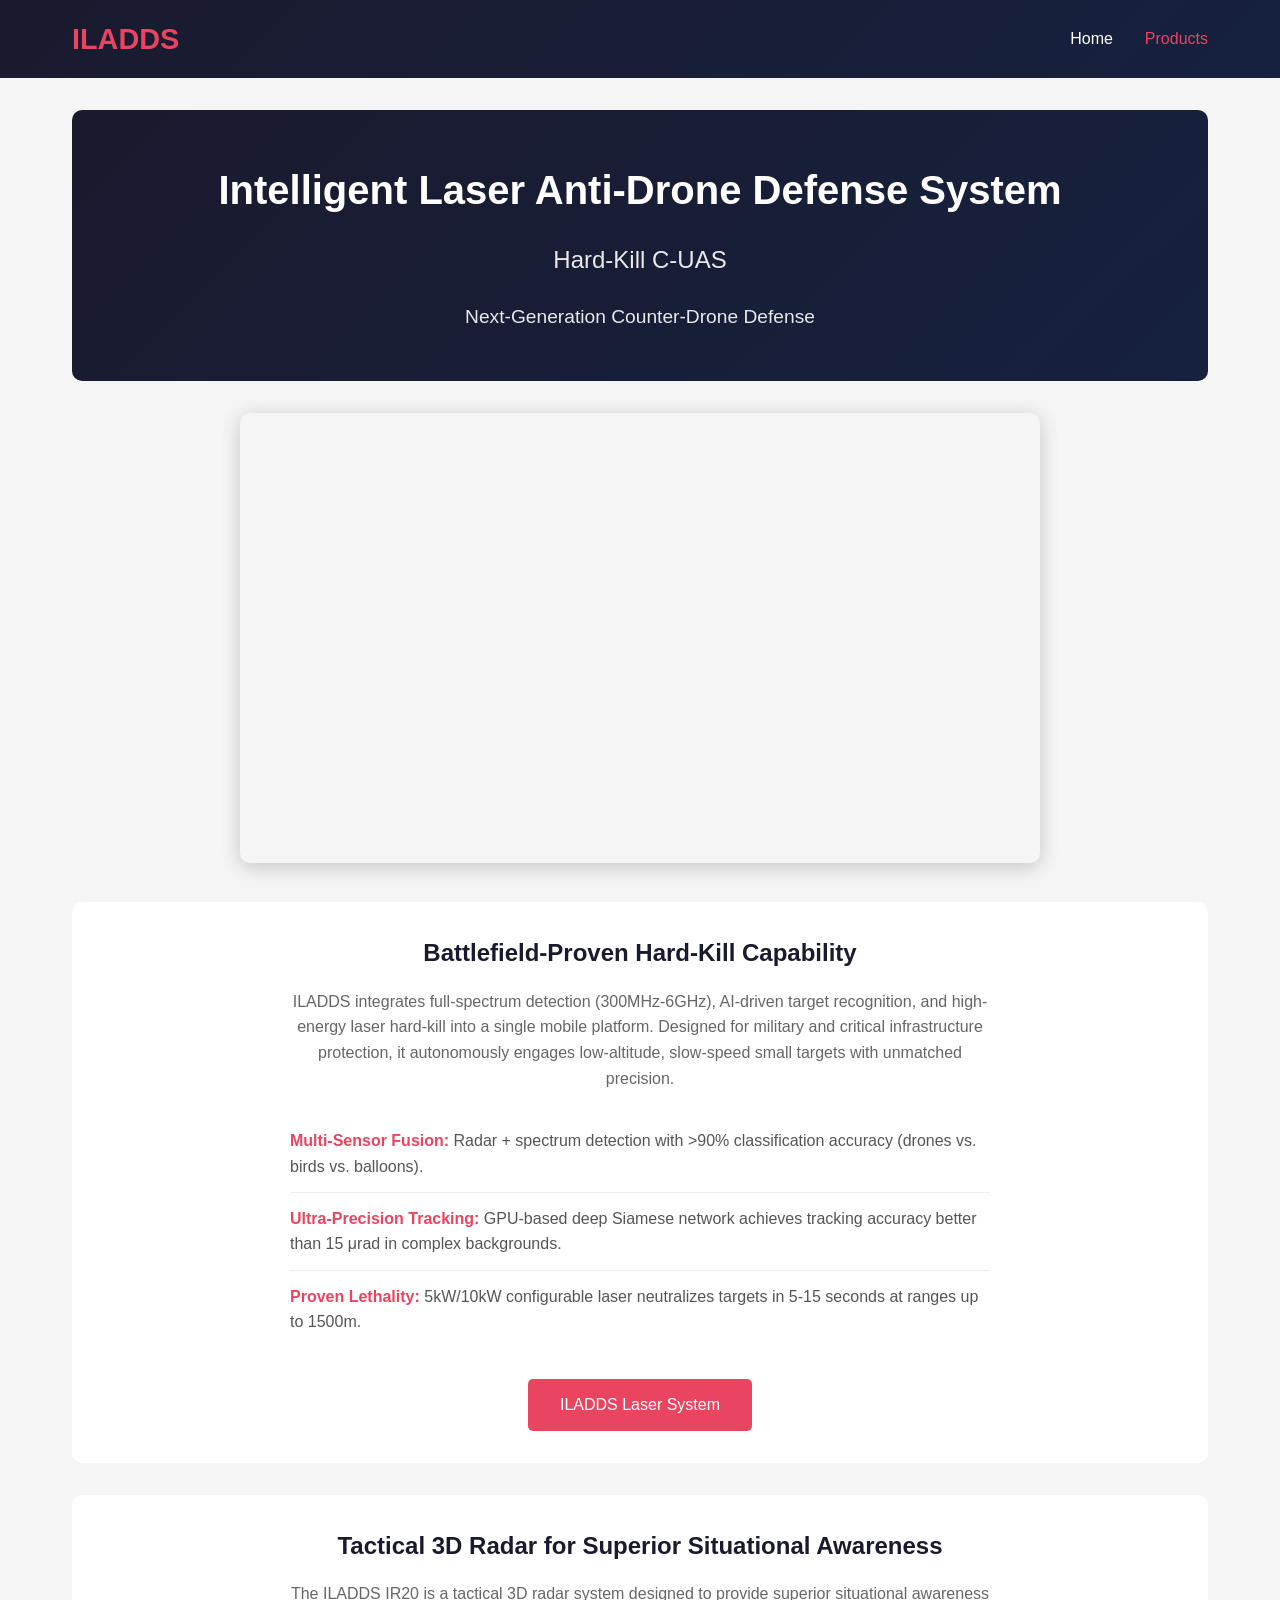
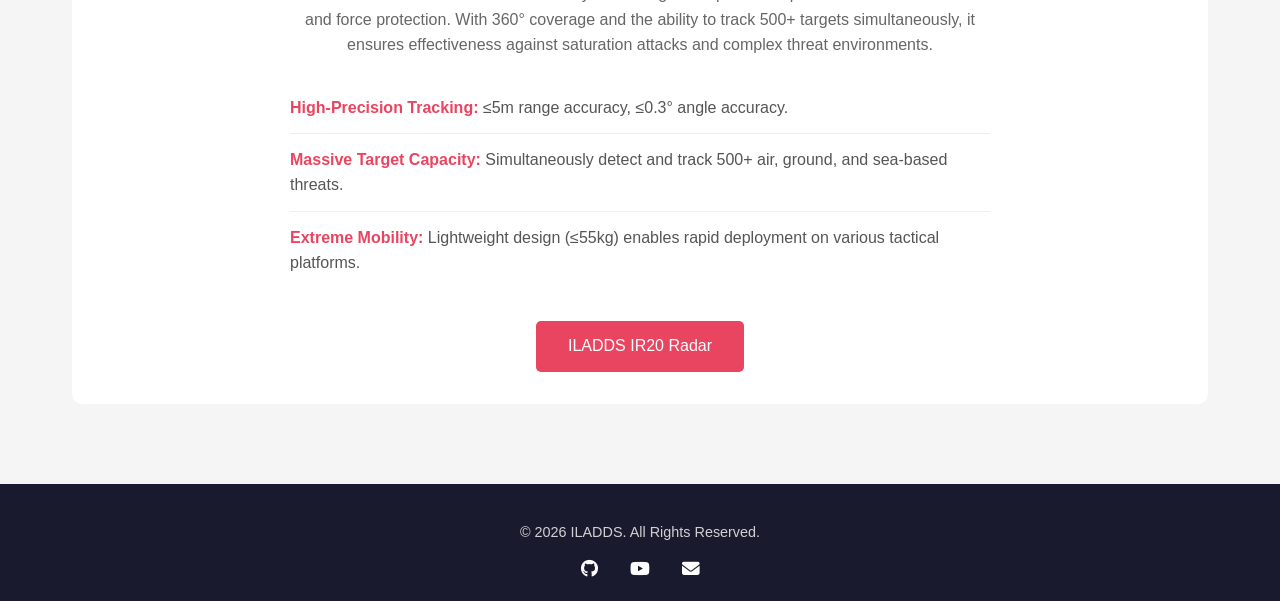
<file: index.html>
<!DOCTYPE html>
<html lang="en">
<head>
    <meta charset="UTF-8">
    <meta name="viewport" content="width=device-width, initial-scale=1.0">
    <title>ILADDS Intelligent Laser Anti-Drone Defense System | Hard-Kill C-UAS for Military & Defense</title>
    <meta name="description" content="ILADDS is a mobile, high-energy laser anti-drone system featuring >90% recognition accuracy, 15 μrad tracking precision, and 5-15s neutralization time. Detect, track, and destroy Class 1 UAVs with proven hard-kill capability. Request a demo.">
    <meta name="keywords" content="Laser Anti-Drone System, C-UAS, Hard Kill Counter Drone, anti-drone, laser defense, UAV defense, counter-drone, military drone defense, ILADDS, laser weapon system">
    <meta name="author" content="ILADDS">
    <meta name="robots" content="index, follow">
    <meta property="og:title" content="ILADDS Intelligent Laser Anti-Drone Defense System | Hard-Kill C-UAS">
    <meta property="og:description" content="Next-Generation Counter-Drone Defense. Mobile laser system with >90% recognition accuracy and 15 μrad tracking precision.">
    <meta property="og:type" content="website">
    <meta property="og:url" content="https://iladds.com/">
    <meta property="og:image" content="https://iladds.com/system-block.png">
    <meta name="twitter:card" content="summary_large_image">
    <meta name="twitter:title" content="ILADDS Intelligent Laser Anti-Drone Defense System">
    <meta name="twitter:description" content="Hard-Kill C-UAS for Military & Defense. 5-15s neutralization at ranges up to 1500m.">
    <link rel="canonical" href="https://iladds.com/">
    <link rel="stylesheet" href="style.css">
    <link rel="stylesheet" href="https://cdnjs.cloudflare.com/ajax/libs/font-awesome/6.4.0/css/all.min.css">
    <script type="application/ld+json">
    {
        "@context": "https://schema.org",
        "@type": "Product",
        "name": "ILADDS - Intelligent Laser Anti-Drone Defense System",
        "description": "Next-Generation Hard-Kill Solution for Low-Altitude Air Defense. Mobile, vehicle-mounted laser system for autonomous UAV detection, tracking, and neutralization.",
        "brand": {
            "@type": "Brand",
            "name": "ILADDS"
        },
        "category": "Defense & Security",
        "offers": {
            "@type": "Offer",
            "availability": "https://schema.org/InStock"
        },
        "additionalProperty": [
            {"@type": "PropertyValue", "name": "Recognition Accuracy", "value": ">90%"},
            {"@type": "PropertyValue", "name": "Tracking Precision", "value": "15 μrad"},
            {"@type": "PropertyValue", "name": "Neutralization Time", "value": "5-15 seconds"},
            {"@type": "PropertyValue", "name": "Laser Power", "value": "5kW / 10kW"},
            {"@type": "PropertyValue", "name": "Range", "value": "≥1000m / ≥1500m"}
        ]
    }
    </script>
</head>
<body>
    <header>
        <nav>
            <div class="logo">ILADDS</div>
            <ul class="nav-links">
                <li><a href="index.html">Home</a></li>
                <li class="dropdown">
                    <a href="#" class="active">Products</a>
                    <div class="dropdown-content">
                        <a href="product-iladds.html">ILADDS Laser System</a>
                        <a href="product-ir20.html">ILADDS IR20 Radar</a>
                    </div>
                </li>
            </ul>
        </nav>
    </header>

    <main>
        <section class="hero">
            <h1>Intelligent Laser Anti-Drone Defense System<br><span class="h1-subtitle">Hard-Kill C-UAS</span></h1>
            <p class="tagline">Next-Generation Counter-Drone Defense</p>
        </section>

        <section class="video-section">
            <iframe width="800" height="450" src="https://www.youtube.com/embed/DBltFPCnQ9Y" title="ILADDS Demo Video" frameborder="0" allow="accelerometer; autoplay; clipboard-write; encrypted-media; gyroscope; picture-in-picture" allowfullscreen></iframe>
        </section>

        <section class="intro">
            <h2>Battlefield-Proven Hard-Kill Capability</h2>
            <p>ILADDS integrates full-spectrum detection (300MHz-6GHz), AI-driven target recognition, and high-energy laser hard-kill into a single mobile platform. Designed for military and critical infrastructure protection, it autonomously engages low-altitude, slow-speed small targets with unmatched precision.</p>
            <ul class="key-capabilities">
                <li><strong>Multi-Sensor Fusion:</strong> Radar + spectrum detection with >90% classification accuracy (drones vs. birds vs. balloons).</li>
                <li><strong>Ultra-Precision Tracking:</strong> GPU-based deep Siamese network achieves tracking accuracy better than 15 μrad in complex backgrounds.</li>
                <li><strong>Proven Lethality:</strong> 5kW/10kW configurable laser neutralizes targets in 5-15 seconds at ranges up to 1500m.</li>
            </ul>
            <a href="product-iladds.html" class="btn">ILADDS Laser System</a>
        </section>

        <section class="intro">
            <h2>Tactical 3D Radar for Superior Situational Awareness</h2>
            <p>The ILADDS IR20 is a tactical 3D radar system designed to provide superior situational awareness and force protection. With 360° coverage and the ability to track 500+ targets simultaneously, it ensures effectiveness against saturation attacks and complex threat environments.</p>
            <ul class="key-capabilities">
                <li><strong>High-Precision Tracking:</strong> ≤5m range accuracy, ≤0.3° angle accuracy.</li>
                <li><strong>Massive Target Capacity:</strong> Simultaneously detect and track 500+ air, ground, and sea-based threats.</li>
                <li><strong>Extreme Mobility:</strong> Lightweight design (≤55kg) enables rapid deployment on various tactical platforms.</li>
            </ul>
            <a href="product-ir20.html" class="btn">ILADDS IR20 Radar</a>
        </section>
    </main>

    <footer>
        <p class="copyright">&copy; 2026 ILADDS. All Rights Reserved.</p>
        <div class="contact-icons">
            <a href="https://github.com/iladds" target="_blank" title="GitHub"><i class="fab fa-github"></i></a>
            <a href="https://www.youtube.com/@ILADDS" target="_blank" title="YouTube"><i class="fab fa-youtube"></i></a>
            <a href="mailto:news@iladds.com" title="Email"><i class="fas fa-envelope"></i></a>
        </div>
    </footer>
</body>
</html>
</file>
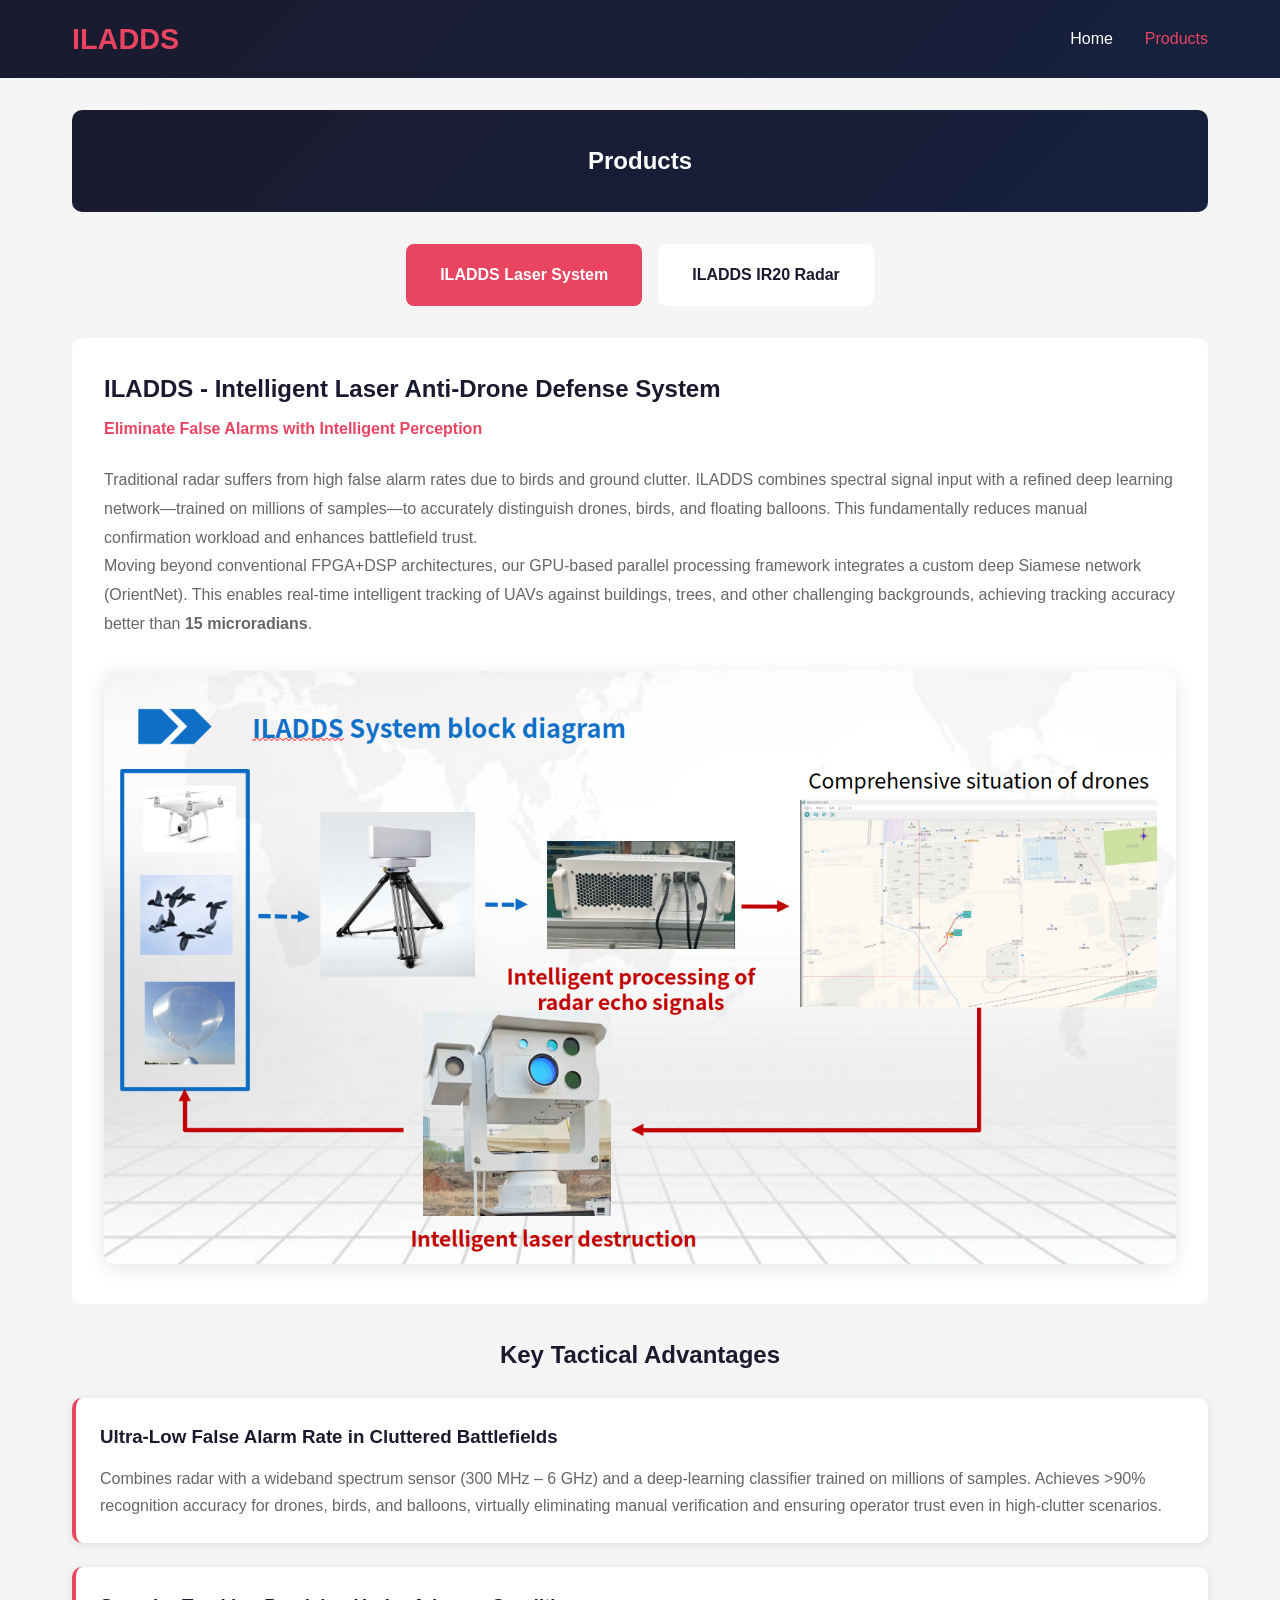
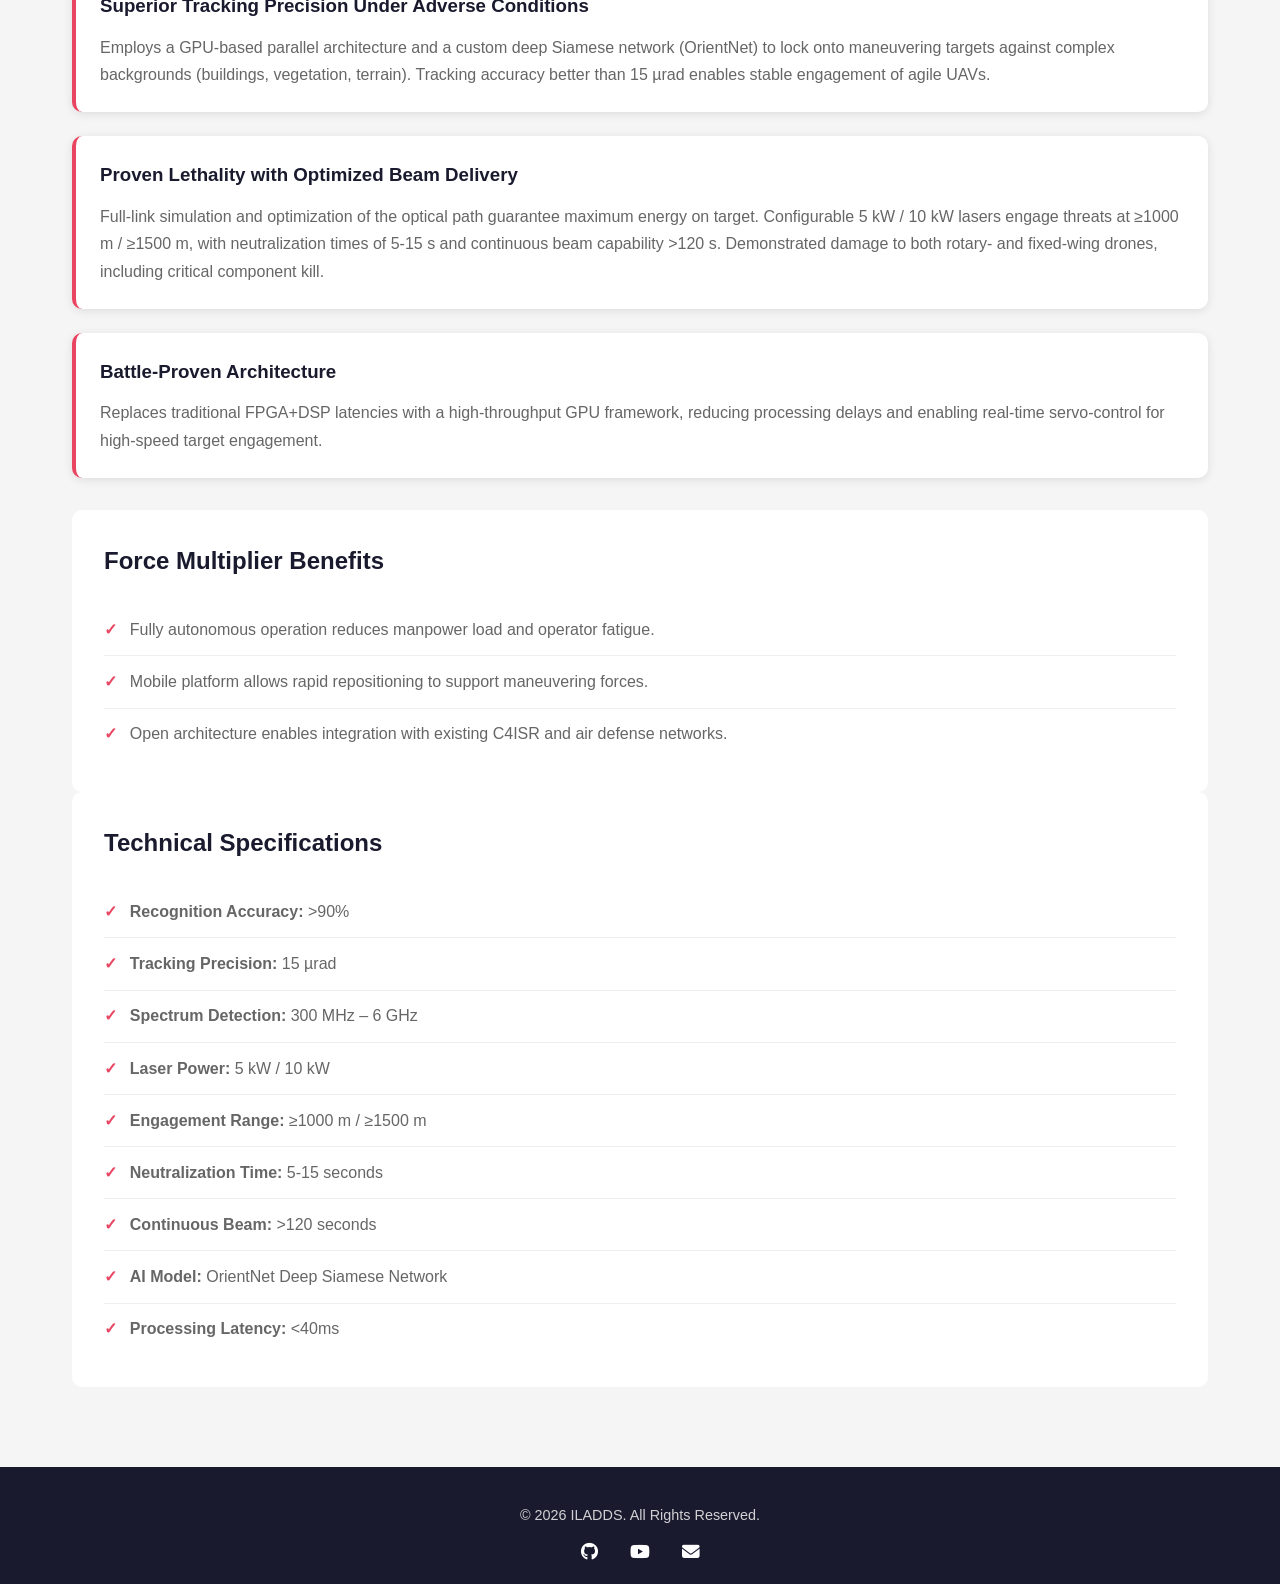
<file: product-iladds.html>
<!DOCTYPE html>
<html lang="en">
<head>
    <meta charset="UTF-8">
    <meta name="viewport" content="width=device-width, initial-scale=1.0">
    <title>ILADDS Intelligent Laser Anti-Drone Defense System | Hard-Kill C-UAS</title>
    <meta name="description" content="ILADDS is a mobile, high-energy laser anti-drone system featuring >90% recognition accuracy, 15 μrad tracking precision, and 5-15s neutralization time. Detect, track, and destroy Class 1 UAVs with proven hard-kill capability.">
    <meta name="keywords" content="Laser Anti-Drone System, C-UAS, Hard Kill Counter Drone, anti-drone, laser defense, UAV defense, counter-drone, military drone defense, ILADDS, laser weapon system">
    <meta name="author" content="ILADDS">
    <meta name="robots" content="index, follow">
    <meta property="og:title" content="ILADDS Intelligent Laser Anti-Drone Defense System | Hard-Kill C-UAS">
    <meta property="og:description" content="Next-Generation Counter-Drone Defense. Mobile laser system with >90% recognition accuracy and 15 μrad tracking precision.">
    <meta property="og:type" content="website">
    <meta property="og:url" content="https://iladds.com/product-iladds.html">
    <meta property="og:image" content="https://iladds.com/system-block.png">
    <meta name="twitter:card" content="summary_large_image">
    <meta name="twitter:title" content="ILADDS Intelligent Laser Anti-Drone Defense System">
    <meta name="twitter:description" content="Hard-Kill C-UAS for Military & Defense. 5-15s neutralization at ranges up to 1500m.">
    <link rel="canonical" href="https://iladds.com/product-iladds.html">
    <link rel="stylesheet" href="style.css">
    <link rel="stylesheet" href="https://cdnjs.cloudflare.com/ajax/libs/font-awesome/6.4.0/css/all.min.css">
    <script type="application/ld+json">
    {
        "@context": "https://schema.org",
        "@type": "Product",
        "name": "ILADDS - Intelligent Laser Anti-Drone Defense System",
        "description": "Next-Generation Hard-Kill Solution for Low-Altitude Air Defense. Mobile, vehicle-mounted laser system for autonomous UAV detection, tracking, and neutralization.",
        "brand": {
            "@type": "Brand",
            "name": "ILADDS"
        },
        "category": "Defense & Security",
        "offers": {
            "@type": "Offer",
            "availability": "https://schema.org/InStock"
        },
        "additionalProperty": [
            {"@type": "PropertyValue", "name": "Recognition Accuracy", "value": ">90%"},
            {"@type": "PropertyValue", "name": "Tracking Precision", "value": "15 μrad"},
            {"@type": "PropertyValue", "name": "Neutralization Time", "value": "5-15 seconds"},
            {"@type": "PropertyValue", "name": "Laser Power", "value": "5kW / 10kW"},
            {"@type": "PropertyValue", "name": "Range", "value": "≥1000m / ≥1500m"}
        ]
    }
    </script>
</head>
<body>
    <header>
        <nav>
            <div class="logo">ILADDS</div>
            <ul class="nav-links">
                <li><a href="index.html">Home</a></li>
                <li class="dropdown">
                    <a href="#" class="active">Products</a>
                    <div class="dropdown-content">
                        <a href="product-iladds.html">ILADDS Laser System</a>
                        <a href="product-ir20.html">ILADDS IR20 Radar</a>
                    </div>
                </li>
            </ul>
        </nav>
    </header>

    <main>
        <section class="page-header">
            <h1>Products</h1>
        </section>

        <section class="product-tabs">
            <a href="product-iladds.html" class="product-tab active">ILADDS Laser System</a>
            <a href="product-ir20.html" class="product-tab">ILADDS IR20 Radar</a>
        </section>

        <section class="system-overview">
            <h2>ILADDS - Intelligent Laser Anti-Drone Defense System</h2>
            <p class="subtitle">Eliminate False Alarms with Intelligent Perception</p>
            
            <div class="overview-text">
                <p>Traditional radar suffers from high false alarm rates due to birds and ground clutter. ILADDS combines spectral signal input with a refined deep learning network—trained on millions of samples—to accurately distinguish drones, birds, and floating balloons. This fundamentally reduces manual confirmation workload and enhances battlefield trust.</p>
                <p>Moving beyond conventional FPGA+DSP architectures, our GPU-based parallel processing framework integrates a custom deep Siamese network (OrientNet). This enables real-time intelligent tracking of UAVs against buildings, trees, and other challenging backgrounds, achieving tracking accuracy better than <strong>15 microradians</strong>.</p>
            </div>

            <div class="system-diagram">
                <img src="system block.png" alt="System Block Diagram - ILADDS Architecture">
            </div>
        </section>

        <section class="advantages">
            <h2>Key Tactical Advantages</h2>
            
            <div class="advantage-card">
                <h3>Ultra-Low False Alarm Rate in Cluttered Battlefields</h3>
                <p>Combines radar with a wideband spectrum sensor (300 MHz – 6 GHz) and a deep-learning classifier trained on millions of samples. Achieves >90% recognition accuracy for drones, birds, and balloons, virtually eliminating manual verification and ensuring operator trust even in high-clutter scenarios.</p>
            </div>

            <div class="advantage-card">
                <h3>Superior Tracking Precision Under Adverse Conditions</h3>
                <p>Employs a GPU-based parallel architecture and a custom deep Siamese network (OrientNet) to lock onto maneuvering targets against complex backgrounds (buildings, vegetation, terrain). Tracking accuracy better than 15 µrad enables stable engagement of agile UAVs.</p>
            </div>

            <div class="advantage-card">
                <h3>Proven Lethality with Optimized Beam Delivery</h3>
                <p>Full-link simulation and optimization of the optical path guarantee maximum energy on target. Configurable 5 kW / 10 kW lasers engage threats at ≥1000 m / ≥1500 m, with neutralization times of 5-15 s and continuous beam capability >120 s. Demonstrated damage to both rotary- and fixed-wing drones, including critical component kill.</p>
            </div>

            <div class="advantage-card">
                <h3>Battle-Proven Architecture</h3>
                <p>Replaces traditional FPGA+DSP latencies with a high-throughput GPU framework, reducing processing delays and enabling real-time servo-control for high-speed target engagement.</p>
            </div>
        </section>

        <section class="benefits">
            <h2>Force Multiplier Benefits</h2>
            <ul>
                <li>Fully autonomous operation reduces manpower load and operator fatigue.</li>
                <li>Mobile platform allows rapid repositioning to support maneuvering forces.</li>
                <li>Open architecture enables integration with existing C4ISR and air defense networks.</li>
            </ul>
        </section>

        <section class="benefits">
            <h2>Technical Specifications</h2>
            <ul>
                <li><strong>Recognition Accuracy:</strong> >90%</li>
                <li><strong>Tracking Precision:</strong> 15 µrad</li>
                <li><strong>Spectrum Detection:</strong> 300 MHz – 6 GHz</li>
                <li><strong>Laser Power:</strong> 5 kW / 10 kW</li>
                <li><strong>Engagement Range:</strong> ≥1000 m / ≥1500 m</li>
                <li><strong>Neutralization Time:</strong> 5-15 seconds</li>
                <li><strong>Continuous Beam:</strong> >120 seconds</li>
                <li><strong>AI Model:</strong> OrientNet Deep Siamese Network</li>
                <li><strong>Processing Latency:</strong> <40ms</li>
            </ul>
        </section>
    </main>

    <footer>
        <p class="copyright">&copy; 2026 ILADDS. All Rights Reserved.</p>
        <div class="contact-icons">
            <a href="https://github.com/iladds" target="_blank" title="GitHub"><i class="fab fa-github"></i></a>
            <a href="https://www.youtube.com/@ILADDS" target="_blank" title="YouTube"><i class="fab fa-youtube"></i></a>
            <a href="mailto:news@iladds.com" title="Email"><i class="fas fa-envelope"></i></a>
        </div>
    </footer>
</body>
</html>
</file>
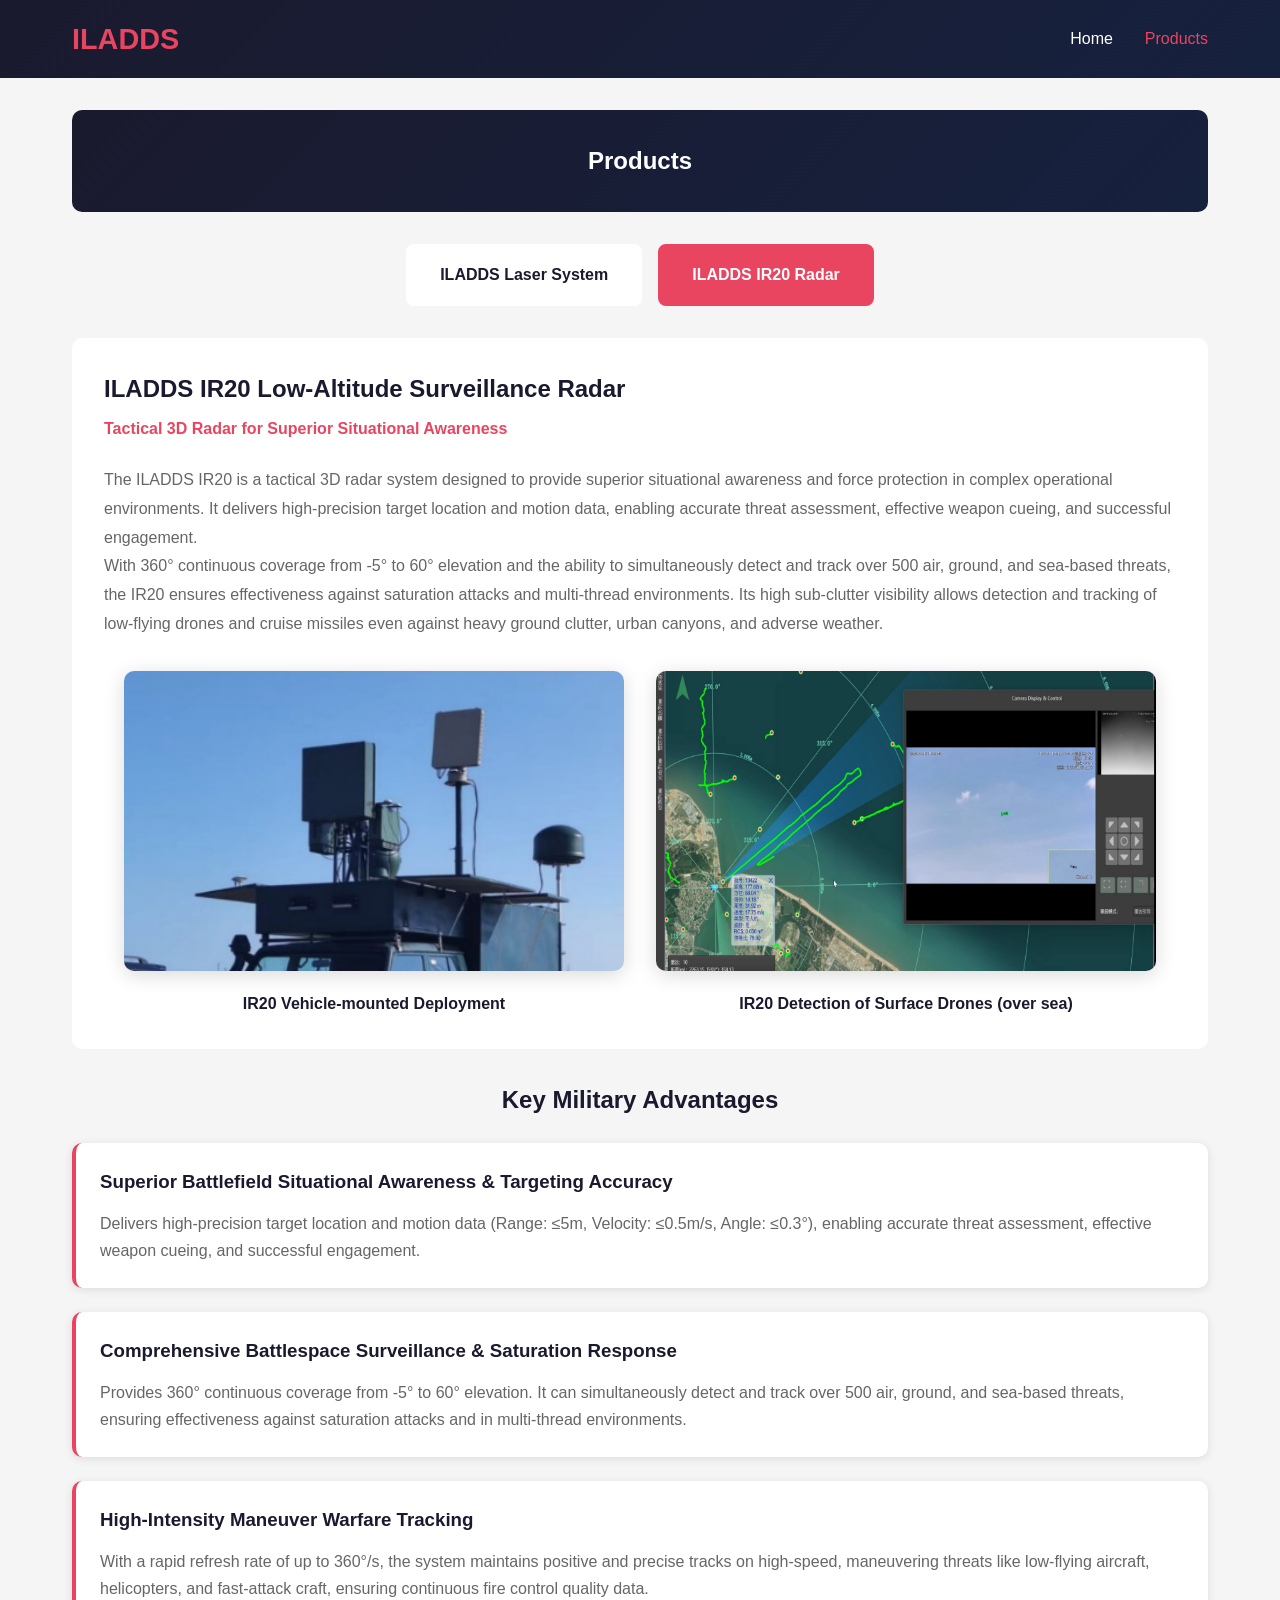
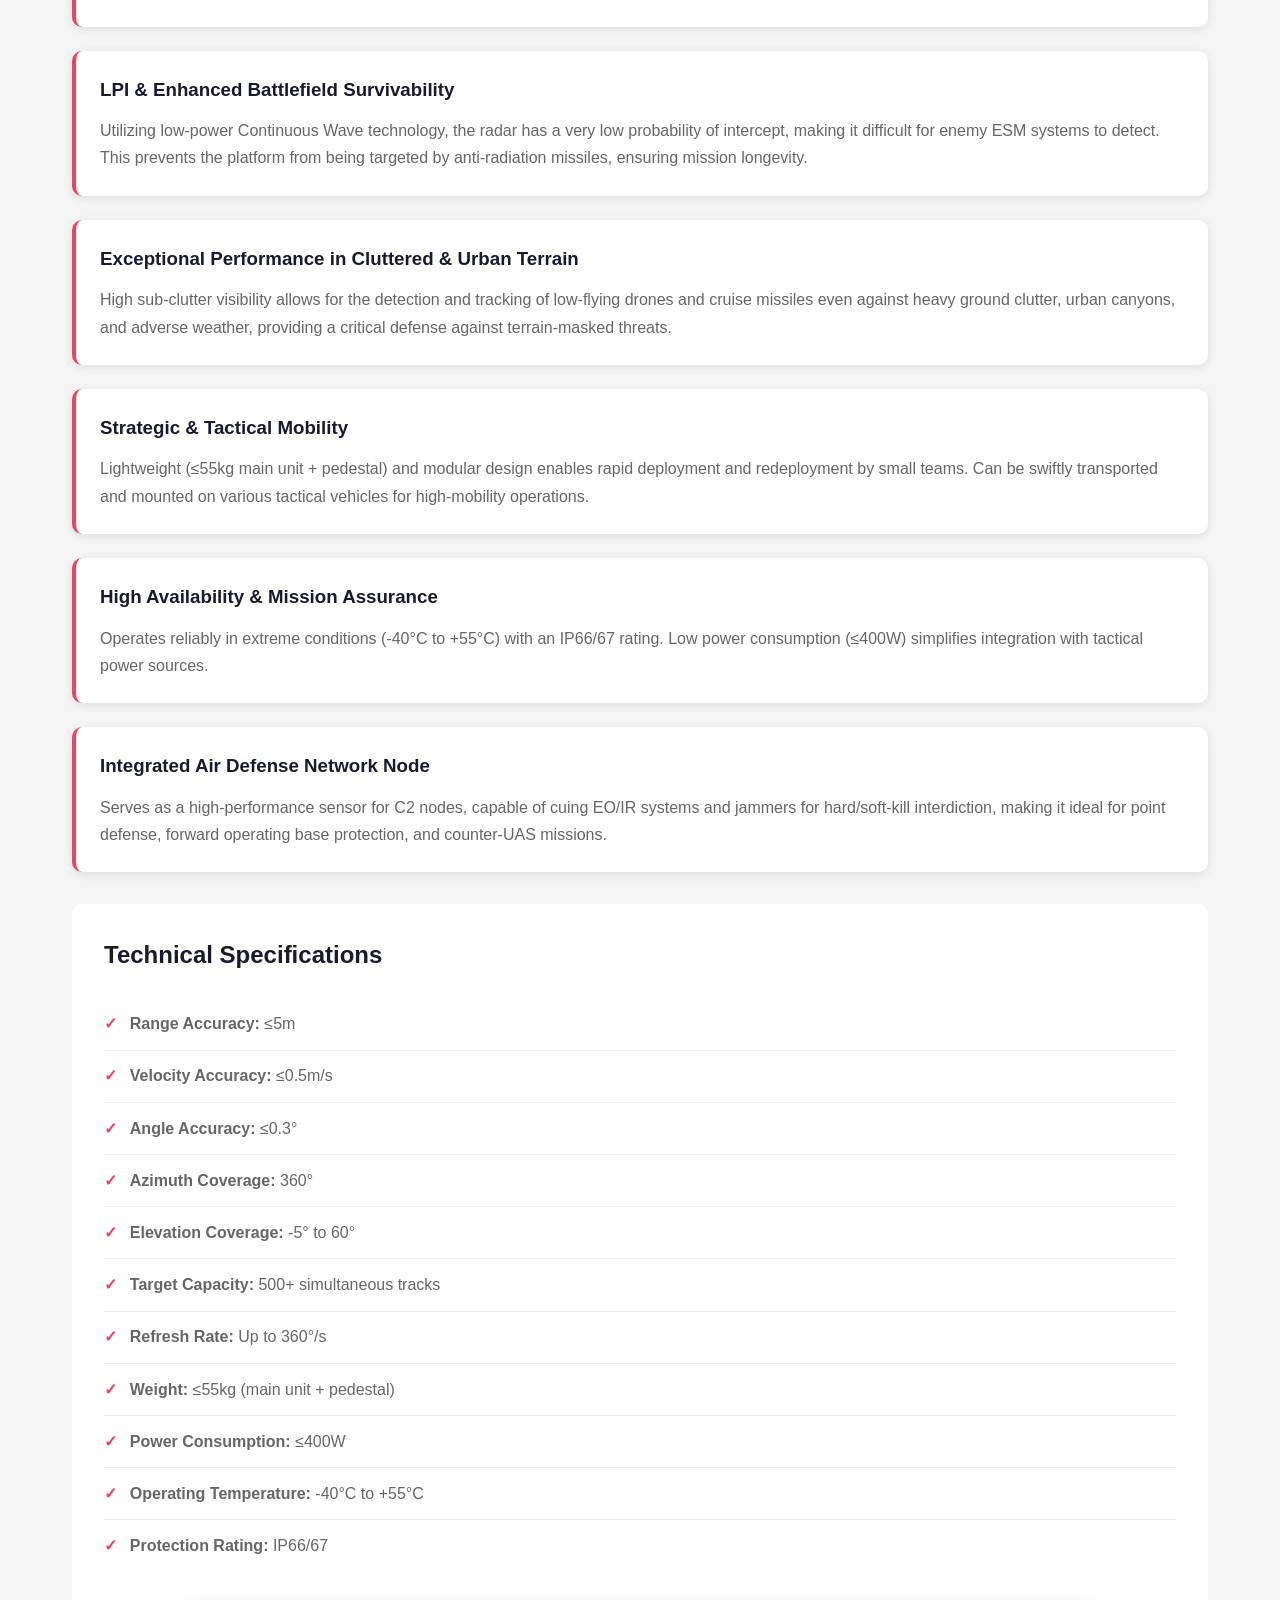
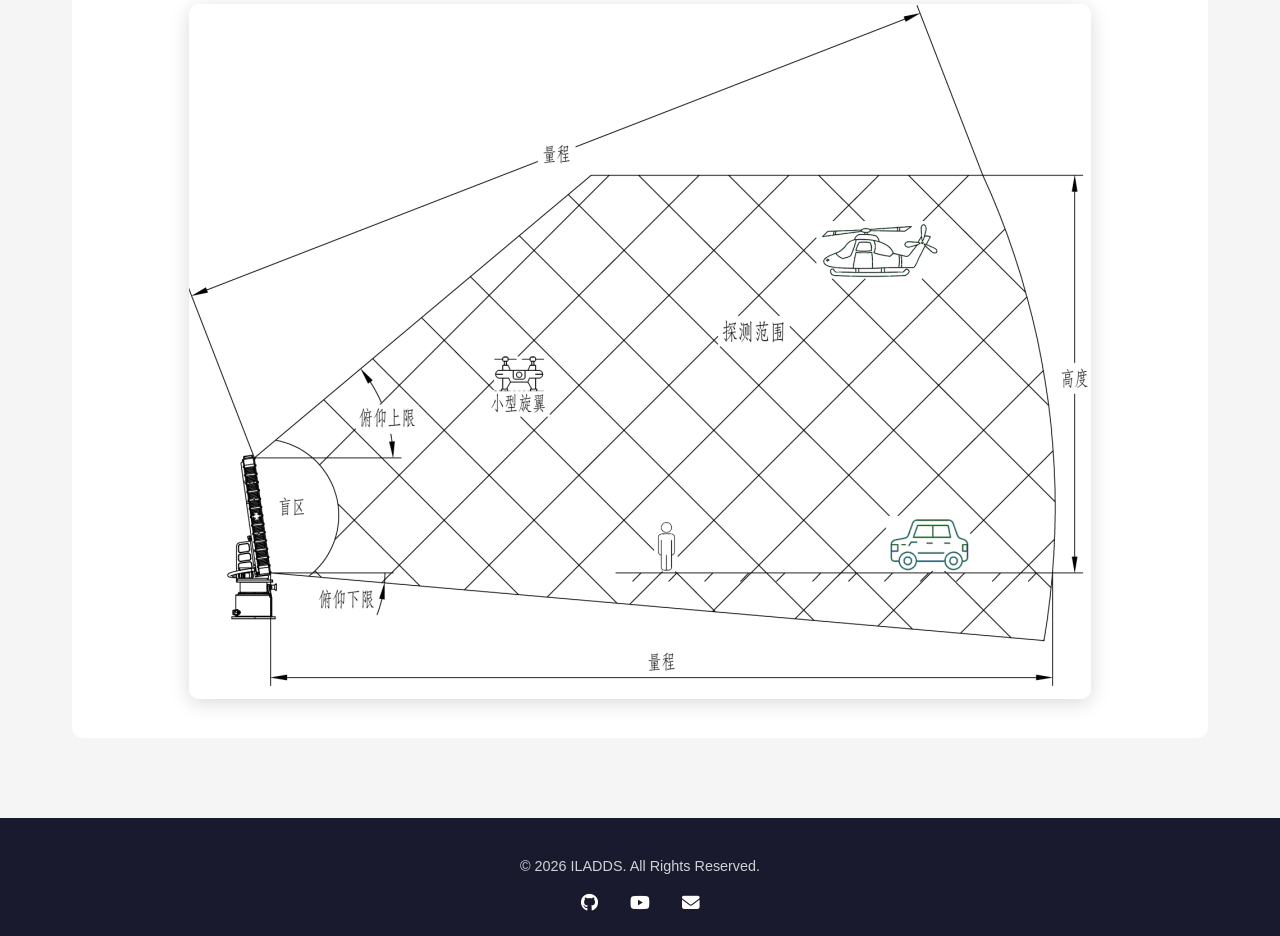
<file: product-ir20.html>
<!DOCTYPE html>
<html lang="en">
<head>
    <meta charset="UTF-8">
    <meta name="viewport" content="width=device-width, initial-scale=1.0">
    <title>ILADDS IR20 Low-Altitude Surveillance Radar | Tactical 3D Radar</title>
    <meta name="description" content="ILADDS IR20 is a tactical 3D radar system with ≤5m range accuracy, ≤0.3° angle accuracy, and 500+ simultaneous target tracking. Designed for superior situational awareness and force protection in complex operational environments.">
    <meta name="keywords" content="ILADDS IR20, low-altitude radar, surveillance radar, 3D radar, tactical radar, C-UAS radar, air defense radar, target tracking, military radar">
    <meta name="author" content="ILADDS">
    <meta name="robots" content="index, follow">
    <meta property="og:title" content="ILADDS IR20 Low-Altitude Surveillance Radar">
    <meta property="og:description" content="Tactical 3D radar system with superior situational awareness and 500+ target tracking capability.">
    <meta property="og:type" content="website">
    <meta property="og:url" content="https://iladds.com/product-ir20.html">
    <meta property="og:image" content="https://iladds.com/system-block.png">
    <meta name="twitter:card" content="summary_large_image">
    <meta name="twitter:title" content="ILADDS IR20 Low-Altitude Surveillance Radar">
    <meta name="twitter:description" content="Tactical 3D radar with ≤5m accuracy and 500+ target tracking.">
    <link rel="canonical" href="https://iladds.com/product-ir20.html">
    <link rel="stylesheet" href="style.css">
    <link rel="stylesheet" href="https://cdnjs.cloudflare.com/ajax/libs/font-awesome/6.4.0/css/all.min.css">
    <script type="application/ld+json">
    {
        "@context": "https://schema.org",
        "@type": "Product",
        "name": "ILADDS IR20 Low-Altitude Surveillance Radar",
        "description": "Tactical 3D radar system designed to provide superior situational awareness and force protection in complex operational environments.",
        "brand": {
            "@type": "Brand",
            "name": "ILADDS"
        },
        "category": "Defense & Security",
        "offers": {
            "@type": "Offer",
            "availability": "https://schema.org/InStock"
        },
        "additionalProperty": [
            {"@type": "PropertyValue", "name": "Range Accuracy", "value": "≤5m"},
            {"@type": "PropertyValue", "name": "Velocity Accuracy", "value": "≤0.5m/s"},
            {"@type": "PropertyValue", "name": "Angle Accuracy", "value": "≤0.3°"},
            {"@type": "PropertyValue", "name": "Coverage Azimuth", "value": "360°"},
            {"@type": "PropertyValue", "name": "Coverage Elevation", "value": "-5° to 60°"},
            {"@type": "PropertyValue", "name": "Target Capacity", "value": "500+"},
            {"@type": "PropertyValue", "name": "Refresh Rate", "value": "360°/s"},
            {"@type": "PropertyValue", "name": "Weight", "value": "≤55kg"},
            {"@type": "PropertyValue", "name": "Power Consumption", "value": "≤400W"}
        ]
    }
    </script>
</head>
<body>
    <header>
        <nav>
            <div class="logo">ILADDS</div>
            <ul class="nav-links">
                <li><a href="index.html">Home</a></li>
                <li class="dropdown">
                    <a href="#" class="active">Products</a>
                    <div class="dropdown-content">
                        <a href="product-iladds.html">ILADDS Laser System</a>
                        <a href="product-ir20.html">ILADDS IR20 Radar</a>
                    </div>
                </li>
            </ul>
        </nav>
    </header>

    <main>
        <section class="page-header">
            <h1>Products</h1>
        </section>

        <section class="product-tabs">
            <a href="product-iladds.html" class="product-tab">ILADDS Laser System</a>
            <a href="product-ir20.html" class="product-tab active">ILADDS IR20 Radar</a>
        </section>

        <section class="system-overview">
            <h2>ILADDS IR20 Low-Altitude Surveillance Radar</h2>
            <p class="subtitle">Tactical 3D Radar for Superior Situational Awareness</p>
            
            <div class="overview-text">
                <p>The ILADDS IR20 is a tactical 3D radar system designed to provide superior situational awareness and force protection in complex operational environments. It delivers high-precision target location and motion data, enabling accurate threat assessment, effective weapon cueing, and successful engagement.</p>
                <p>With 360° continuous coverage from -5° to 60° elevation and the ability to simultaneously detect and track over 500 air, ground, and sea-based threats, the IR20 ensures effectiveness against saturation attacks and multi-thread environments. Its high sub-clutter visibility allows detection and tracking of low-flying drones and cruise missiles even against heavy ground clutter, urban canyons, and adverse weather.</p>
            </div>

            <div class="product-images">
                <div class="product-image">
                    <img src="IR20 Vehicle-mounted Deployment.png" alt="IR20 Vehicle-mounted Deployment">
                    <p class="image-caption">IR20 Vehicle-mounted Deployment</p>
                </div>
                <div class="product-image">
                    <img src="IR20 Detection of Surface Drones (over sea).png" alt="IR20 Detection of Surface Drones over sea">
                    <p class="image-caption">IR20 Detection of Surface Drones (over sea)</p>
                </div>
            </div>
        </section>

        <section class="advantages">
            <h2>Key Military Advantages</h2>
            
            <div class="advantage-card">
                <h3>Superior Battlefield Situational Awareness & Targeting Accuracy</h3>
                <p>Delivers high-precision target location and motion data (Range: ≤5m, Velocity: ≤0.5m/s, Angle: ≤0.3°), enabling accurate threat assessment, effective weapon cueing, and successful engagement.</p>
            </div>

            <div class="advantage-card">
                <h3>Comprehensive Battlespace Surveillance & Saturation Response</h3>
                <p>Provides 360° continuous coverage from -5° to 60° elevation. It can simultaneously detect and track over 500 air, ground, and sea-based threats, ensuring effectiveness against saturation attacks and in multi-thread environments.</p>
            </div>

            <div class="advantage-card">
                <h3>High-Intensity Maneuver Warfare Tracking</h3>
                <p>With a rapid refresh rate of up to 360°/s, the system maintains positive and precise tracks on high-speed, maneuvering threats like low-flying aircraft, helicopters, and fast-attack craft, ensuring continuous fire control quality data.</p>
            </div>

            <div class="advantage-card">
                <h3>LPI & Enhanced Battlefield Survivability</h3>
                <p>Utilizing low-power Continuous Wave technology, the radar has a very low probability of intercept, making it difficult for enemy ESM systems to detect. This prevents the platform from being targeted by anti-radiation missiles, ensuring mission longevity.</p>
            </div>

            <div class="advantage-card">
                <h3>Exceptional Performance in Cluttered & Urban Terrain</h3>
                <p>High sub-clutter visibility allows for the detection and tracking of low-flying drones and cruise missiles even against heavy ground clutter, urban canyons, and adverse weather, providing a critical defense against terrain-masked threats.</p>
            </div>

            <div class="advantage-card">
                <h3>Strategic & Tactical Mobility</h3>
                <p>Lightweight (≤55kg main unit + pedestal) and modular design enables rapid deployment and redeployment by small teams. Can be swiftly transported and mounted on various tactical vehicles for high-mobility operations.</p>
            </div>

            <div class="advantage-card">
                <h3>High Availability & Mission Assurance</h3>
                <p>Operates reliably in extreme conditions (-40°C to +55°C) with an IP66/67 rating. Low power consumption (≤400W) simplifies integration with tactical power sources.</p>
            </div>

            <div class="advantage-card">
                <h3>Integrated Air Defense Network Node</h3>
                <p>Serves as a high-performance sensor for C2 nodes, capable of cuing EO/IR systems and jammers for hard/soft-kill interdiction, making it ideal for point defense, forward operating base protection, and counter-UAS missions.</p>
            </div>
        </section>

        <section class="benefits">
            <h2>Technical Specifications</h2>
            <ul>
                <li><strong>Range Accuracy:</strong> ≤5m</li>
                <li><strong>Velocity Accuracy:</strong> ≤0.5m/s</li>
                <li><strong>Angle Accuracy:</strong> ≤0.3°</li>
                <li><strong>Azimuth Coverage:</strong> 360°</li>
                <li><strong>Elevation Coverage:</strong> -5° to 60°</li>
                <li><strong>Target Capacity:</strong> 500+ simultaneous tracks</li>
                <li><strong>Refresh Rate:</strong> Up to 360°/s</li>
                <li><strong>Weight:</strong> ≤55kg (main unit + pedestal)</li>
                <li><strong>Power Consumption:</strong> ≤400W</li>
                <li><strong>Operating Temperature:</strong> -40°C to +55°C</li>
                <li><strong>Protection Rating:</strong> IP66/67</li>
            </ul>
            <div class="spec-image">
                <img src="IR20 Spec.png" alt="IR20 Specifications">
            </div>
        </section>
    </main>

    <footer>
        <p class="copyright">&copy; 2026 ILADDS. All Rights Reserved.</p>
        <div class="contact-icons">
            <a href="https://github.com/iladds" target="_blank" title="GitHub"><i class="fab fa-github"></i></a>
            <a href="https://www.youtube.com/@ILADDS" target="_blank" title="YouTube"><i class="fab fa-youtube"></i></a>
            <a href="mailto:news@iladds.com" title="Email"><i class="fas fa-envelope"></i></a>
        </div>
    </footer>
</body>
</html>
</file>
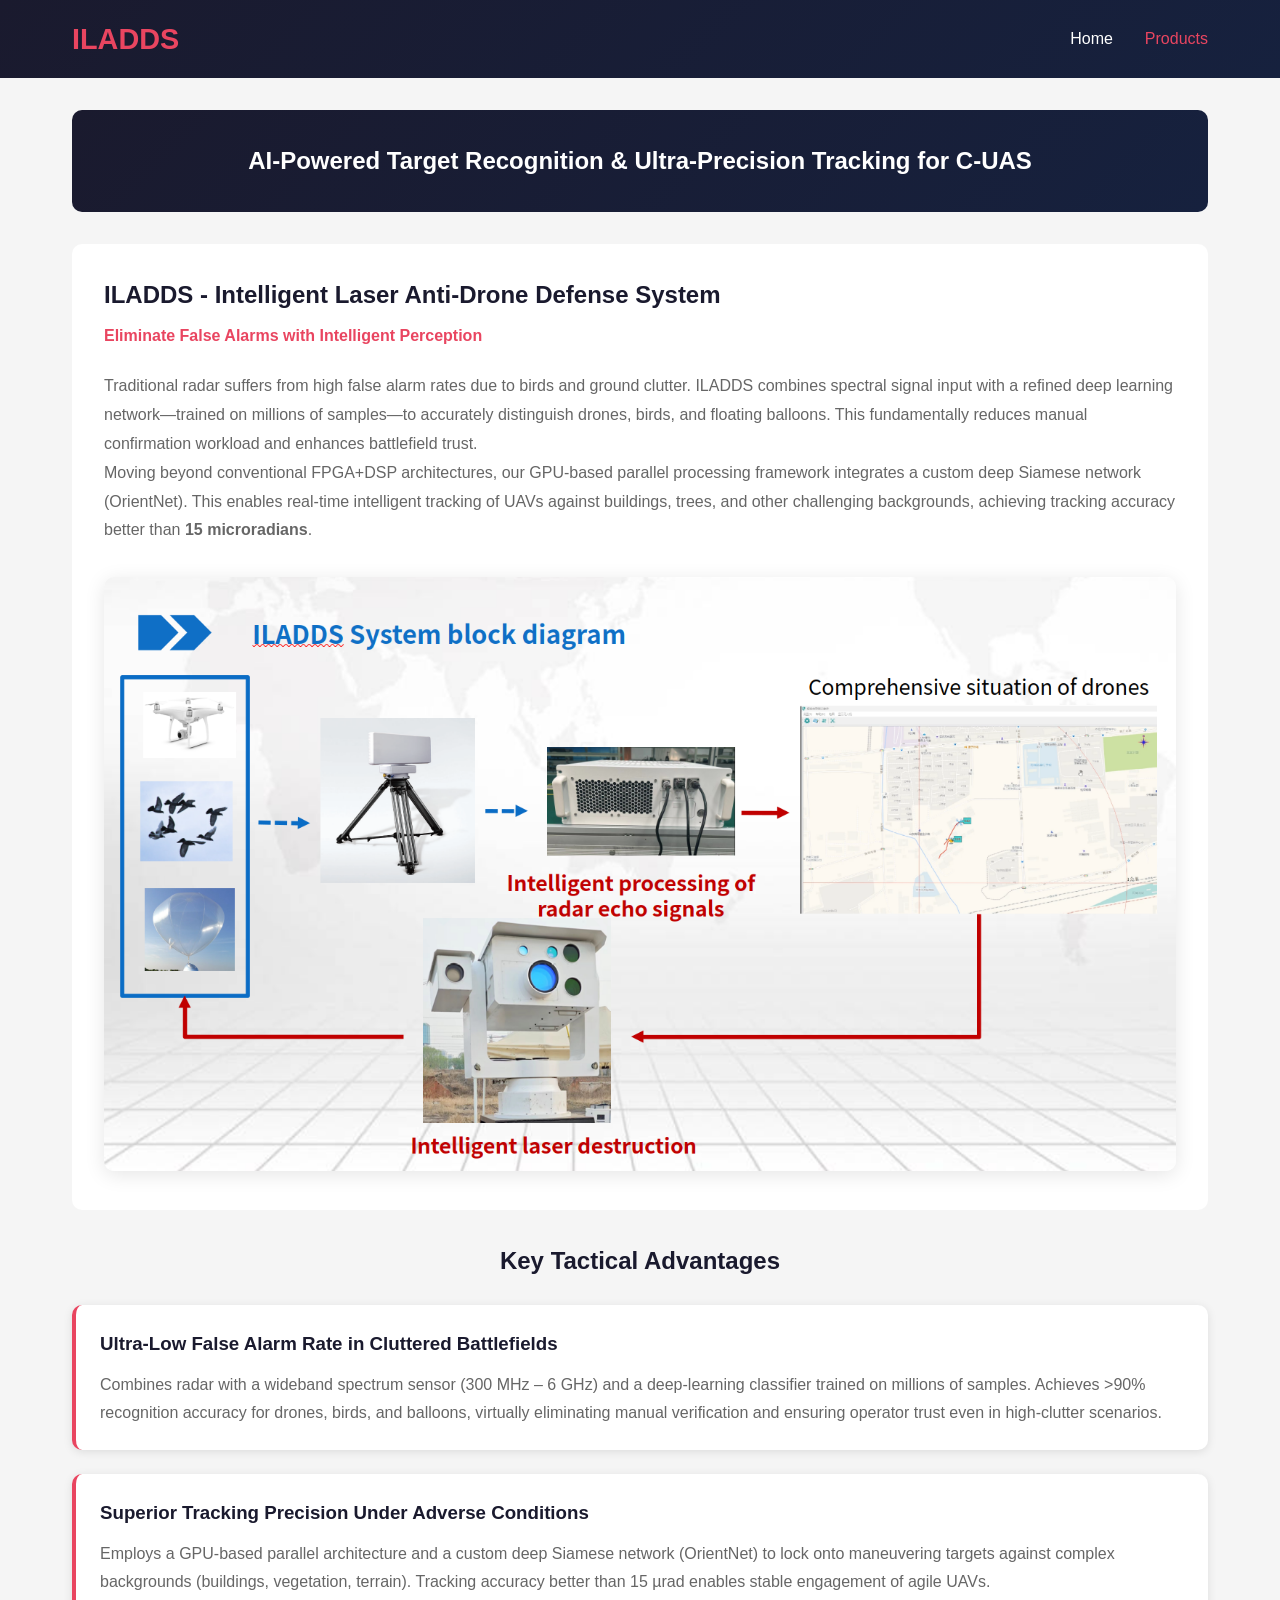
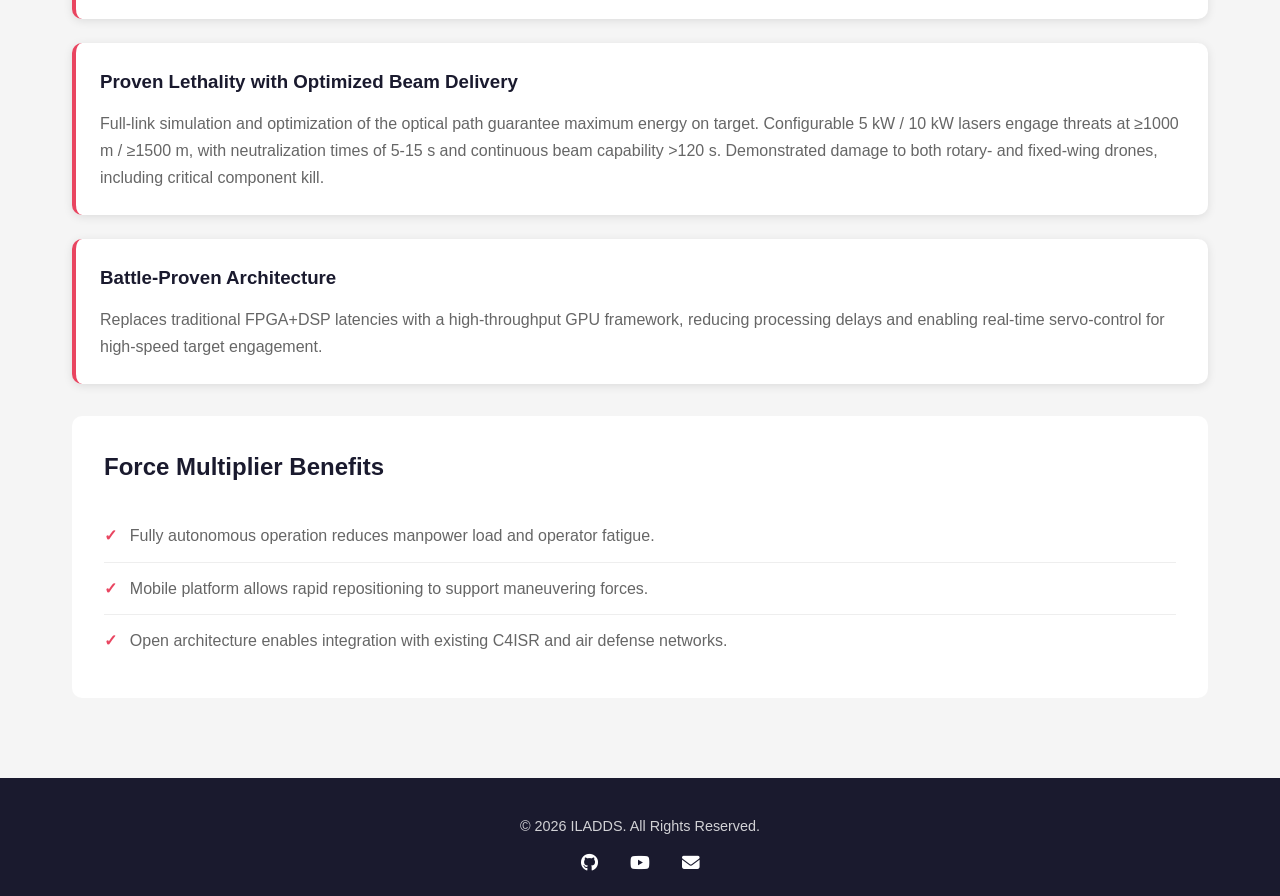
<file: products.html>
<!DOCTYPE html>
<html lang="en">
<head>
    <meta charset="UTF-8">
    <meta name="viewport" content="width=device-width, initial-scale=1.0">
    <title>Low False Alarm Drone Detection & 15 μrad Tracking Accuracy | ILADDS AI Technology</title>
    <meta name="description" content="ILADDS achieves >90% drone recognition accuracy with a million-scale dataset and deep learning network. 15 μrad tracking precision ensures stable engagement in cluttered environments. Explore our OrientNet AI for C-UAS applications.">
    <meta name="keywords" content="drone tracking accuracy microradians, low false alarm drone detection, AI target recognition UAV, OrientNet, deep learning C-UAS, GPU-based tracking system, spectrum detection 300MHz-6GHz">
    <meta name="author" content="ILADDS">
    <meta name="robots" content="index, follow">
    <meta property="og:title" content="AI-Powered Target Recognition & Ultra-Precision Tracking for C-UAS">
    <meta property="og:description" content="ILADDS achieves >90% drone recognition accuracy with million-scale dataset and deep learning network">
    <meta property="og:type" content="website">
    <meta property="og:url" content="https://iladds.com/products.html">
    <meta property="og:image" content="https://iladds.com/system-block.png">
    <meta name="twitter:card" content="summary_large_image">
    <meta name="twitter:title" content="ILADDS AI Technology - Low False Alarm Drone Detection">
    <meta name="twitter:description" content="15 μrad tracking precision. Explore OrientNet AI for C-UAS applications.">
    <link rel="canonical" href="https://iladds.com/products.html">
    <link rel="stylesheet" href="style.css">
    <link rel="stylesheet" href="https://cdnjs.cloudflare.com/ajax/libs/font-awesome/6.4.0/css/all.min.css">
    <script type="application/ld+json">
    {
        "@context": "https://schema.org",
        "@type": "Product",
        "name": "ILADDS - Intelligent Laser Anti-Drone Defense System",
        "description": "AI-powered target recognition system with 15 μrad tracking precision and >90% detection accuracy.",
        "brand": {
            "@type": "Brand",
            "name": "ILADDS"
        },
        "additionalProperty": [
            {"@type": "PropertyValue", "name": "Recognition Accuracy", "value": ">90%"},
            {"@type": "PropertyValue", "name": "Tracking Precision", "value": "15 μrad"},
            {"@type": "PropertyValue", "name": "Detection Range", "value": "≥5km"},
            {"@type": "PropertyValue", "name": "Spectrum Detection", "value": "300 MHz - 6 GHz"},
            {"@type": "PropertyValue", "name": "AI Model", "value": "OrientNet Deep Siamese Network"},
            {"@type": "PropertyValue", "name": "Processing Latency", "value": "<40ms"}
        ]
    }
    </script>
</head>
<body>
    <header>
        <nav>
            <div class="logo">ILADDS</div>
            <ul class="nav-links">
                <li><a href="index.html">Home</a></li>
                <li><a href="products.html" class="active">Products</a></li>
            </ul>
        </nav>
    </header>

    <main>
        <section class="page-header">
            <h1>AI-Powered Target Recognition & Ultra-Precision Tracking for C-UAS</h1>
        </section>

        <section class="system-overview">
            <h2>ILADDS - Intelligent Laser Anti-Drone Defense System</h2>
            <p class="subtitle">Eliminate False Alarms with Intelligent Perception</p>
            
            <div class="overview-text">
                <p>Traditional radar suffers from high false alarm rates due to birds and ground clutter. ILADDS combines spectral signal input with a refined deep learning network—trained on millions of samples—to accurately distinguish drones, birds, and floating balloons. This fundamentally reduces manual confirmation workload and enhances battlefield trust.</p>
                <p>Moving beyond conventional FPGA+DSP architectures, our GPU-based parallel processing framework integrates a custom deep Siamese network (OrientNet). This enables real-time intelligent tracking of UAVs against buildings, trees, and other challenging backgrounds, achieving tracking accuracy better than <strong>15 microradians</strong>.</p>
            </div>

            <div class="system-diagram">
                <img src="system block.png" alt="System Block Diagram - ILADDS Architecture">
            </div>
        </section>

        <section class="advantages">
            <h2>Key Tactical Advantages</h2>
            
            <div class="advantage-card">
                <h3>Ultra-Low False Alarm Rate in Cluttered Battlefields</h3>
                <p>Combines radar with a wideband spectrum sensor (300 MHz – 6 GHz) and a deep-learning classifier trained on millions of samples. Achieves >90% recognition accuracy for drones, birds, and balloons, virtually eliminating manual verification and ensuring operator trust even in high-clutter scenarios.</p>
            </div>

            <div class="advantage-card">
                <h3>Superior Tracking Precision Under Adverse Conditions</h3>
                <p>Employs a GPU-based parallel architecture and a custom deep Siamese network (OrientNet) to lock onto maneuvering targets against complex backgrounds (buildings, vegetation, terrain). Tracking accuracy better than 15 µrad enables stable engagement of agile UAVs.</p>
            </div>

            <div class="advantage-card">
                <h3>Proven Lethality with Optimized Beam Delivery</h3>
                <p>Full-link simulation and optimization of the optical path guarantee maximum energy on target. Configurable 5 kW / 10 kW lasers engage threats at ≥1000 m / ≥1500 m, with neutralization times of 5-15 s and continuous beam capability >120 s. Demonstrated damage to both rotary- and fixed-wing drones, including critical component kill.</p>
            </div>

            <div class="advantage-card">
                <h3>Battle-Proven Architecture</h3>
                <p>Replaces traditional FPGA+DSP latencies with a high-throughput GPU framework, reducing processing delays and enabling real-time servo-control for high-speed target engagement.</p>
            </div>
        </section>

        <section class="benefits">
            <h2>Force Multiplier Benefits</h2>
            <ul>
                <li>Fully autonomous operation reduces manpower load and operator fatigue.</li>
                <li>Mobile platform allows rapid repositioning to support maneuvering forces.</li>
                <li>Open architecture enables integration with existing C4ISR and air defense networks.</li>
            </ul>
        </section>
    </main>

    <footer>
        <p class="copyright">&copy; 2026 ILADDS. All Rights Reserved.</p>
        <div class="contact-icons">
            <a href="https://github.com/iladds" target="_blank" title="GitHub"><i class="fab fa-github"></i></a>
            <a href="https://www.youtube.com/@ILADDS" target="_blank" title="YouTube"><i class="fab fa-youtube"></i></a>
            <a href="mailto:news@iladds.com" title="Email"><i class="fas fa-envelope"></i></a>
        </div>
    </footer>
</body>
</html>
</file>
<file: style.css>
* {
    margin: 0;
    padding: 0;
    box-sizing: border-box;
}

body {
    font-family: 'Segoe UI', Tahoma, Geneva, Verdana, sans-serif;
    line-height: 1.6;
    color: #333;
    background-color: #f5f5f5;
}

header {
    background: linear-gradient(135deg, #1a1a2e 0%, #16213e 100%);
    color: white;
    padding: 1rem 0;
    position: sticky;
    top: 0;
    z-index: 1000;
}

nav {
    max-width: 1200px;
    margin: 0 auto;
    display: flex;
    justify-content: space-between;
    align-items: center;
    padding: 0 2rem;
}

.logo {
    font-size: 1.8rem;
    font-weight: bold;
    color: #e94560;
}

.nav-links {
    list-style: none;
    display: flex;
    gap: 2rem;
}

.nav-links a {
    color: white;
    text-decoration: none;
    font-weight: 500;
    transition: color 0.3s;
}

.nav-links a:hover,
.nav-links a.active {
    color: #e94560;
}

.nav-links .dropdown {
    position: relative;
}

.nav-links .dropdown-content {
    display: none;
    position: absolute;
    top: 100%;
    left: 50%;
    transform: translateX(-50%);
    background: #1a1a2e;
    min-width: 200px;
    border-radius: 8px;
    box-shadow: 0 4px 20px rgba(0,0,0,0.3);
    z-index: 1001;
    padding: 0.5rem 0;
}

.nav-links .dropdown:hover .dropdown-content {
    display: block;
}

.nav-links .dropdown-content a {
    display: block;
    padding: 0.8rem 1.5rem;
    color: white;
    text-decoration: none;
    font-weight: 500;
    transition: background 0.3s;
}

.nav-links .dropdown-content a:hover {
    background: #e94560;
    color: white;
}

main {
    max-width: 1200px;
    margin: 0 auto;
    padding: 2rem;
}

.hero {
    text-align: center;
    padding: 3rem 0;
    background: linear-gradient(135deg, #1a1a2e 0%, #16213e 100%);
    color: white;
    border-radius: 10px;
    margin-bottom: 2rem;
}

.hero h1 {
    font-size: 2.5rem;
    margin-bottom: 1rem;
}

.h1-subtitle {
    font-size: 1.5rem;
    font-weight: normal;
    opacity: 0.9;
}

.tagline {
    font-size: 1.2rem;
    opacity: 0.9;
}

.video-section {
    text-align: center;
    margin: 2rem 0;
}

.video-section video {
    max-width: 100%;
    width: 800px;
    border-radius: 10px;
    box-shadow: 0 4px 20px rgba(0,0,0,0.2);
}

.video-section iframe {
    max-width: 100%;
    width: 800px;
    height: 450px;
    border-radius: 10px;
    box-shadow: 0 4px 20px rgba(0,0,0,0.2);
}

.intro {
    text-align: center;
    padding: 2rem;
    background: white;
    border-radius: 10px;
    margin-top: 2rem;
}

.intro h2 {
    color: #1a1a2e;
    margin-bottom: 1rem;
}

.intro p {
    max-width: 700px;
    margin: 0 auto 1.5rem;
    color: #666;
}

.key-capabilities {
    text-align: left;
    max-width: 700px;
    margin: 1.5rem auto 2rem;
    list-style: none;
}

.key-capabilities li {
    padding: 0.8rem 0;
    border-bottom: 1px solid #eee;
    color: #555;
}

.key-capabilities li:last-child {
    border-bottom: none;
}

.key-capabilities li strong {
    color: #e94560;
}

.btn {
    display: inline-block;
    padding: 0.8rem 2rem;
    background: #e94560;
    color: white;
    text-decoration: none;
    border-radius: 5px;
    font-weight: 500;
    transition: background 0.3s;
}

.btn:hover {
    background: #c73e54;
}

.page-header {
    text-align: center;
    padding: 2rem 0;
    background: linear-gradient(135deg, #1a1a2e 0%, #16213e 100%);
    color: white;
    border-radius: 10px;
    margin-bottom: 2rem;
}

.system-overview {
    background: white;
    padding: 2rem;
    border-radius: 10px;
    margin-bottom: 2rem;
}

.system-overview h2 {
    color: #1a1a2e;
    margin-bottom: 0.5rem;
}

.subtitle {
    color: #e94560;
    font-weight: 600;
    margin-bottom: 1.5rem;
}

.overview-text p {
    color: #666;
    line-height: 1.8;
}

.system-diagram {
    text-align: center;
    margin-top: 2rem;
}

.system-diagram img {
    max-width: 100%;
    border-radius: 10px;
    box-shadow: 0 4px 20px rgba(0,0,0,0.1);
}

.advantages {
    margin-bottom: 2rem;
}

.advantages h2 {
    color: #1a1a2e;
    margin-bottom: 1.5rem;
    text-align: center;
}

.advantage-card {
    background: white;
    padding: 1.5rem;
    border-radius: 10px;
    margin-bottom: 1.5rem;
    border-left: 4px solid #e94560;
    box-shadow: 0 2px 10px rgba(0,0,0,0.1);
}

.advantage-card h3 {
    color: #1a1a2e;
    margin-bottom: 0.8rem;
}

.advantage-card p {
    color: #666;
    line-height: 1.7;
}

.benefits {
    background: white;
    padding: 2rem;
    border-radius: 10px;
}

.benefits h2 {
    color: #1a1a2e;
    margin-bottom: 1.5rem;
}

.benefits ul {
    list-style: none;
}

.benefits li {
    padding: 0.8rem 0;
    border-bottom: 1px solid #eee;
    color: #666;
}

.benefits li:last-child {
    border-bottom: none;
}

.benefits li::before {
    content: "✓";
    color: #e94560;
    margin-right: 0.8rem;
    font-weight: bold;
}

footer {
    background: #1a1a2e;
    color: white;
    text-align: center;
    padding: 1.5rem 0;
    margin-top: 3rem;
}

footer a {
    color: #e94560;
    text-decoration: none;
}

footer a:hover {
    text-decoration: underline;
}

.copyright {
    margin-top: 0.8rem;
    font-size: 0.9rem;
    opacity: 0.8;
}

.contact-icons {
    margin-top: 1rem;
    display: flex;
    justify-content: center;
    gap: 2rem;
}

.contact-icons a {
    color: white;
    text-decoration: none;
    font-size: 0.9rem;
    display: inline-flex;
    align-items: center;
    gap: 0.5rem;
    transition: color 0.3s;
}

.contact-icons a:hover {
    color: #e94560;
}

.contact-icons i {
    font-size: 1.1rem;
}

@media (max-width: 768px) {
    nav {
        flex-direction: column;
        gap: 1rem;
    }
    
    .hero h1 {
        font-size: 1.8rem;
    }
    
    .video-section video {
        width: 100%;
    }
    
    main {
        padding: 1rem;
    }
    
    .product-tabs {
        flex-direction: column;
    }
}

.product-tabs {
    display: flex;
    gap: 1rem;
    margin-bottom: 2rem;
    justify-content: center;
}

.product-tab {
    padding: 1rem 2rem;
    background: white;
    color: #1a1a2e;
    text-decoration: none;
    border-radius: 8px;
    font-weight: 600;
    transition: all 0.3s;
    border: 2px solid transparent;
}

.product-tab:hover {
    background: #f0f0f0;
}

.product-tab.active {
    background: #e94560;
    color: white;
    border-color: #e94560;
}

.product-images {
    display: flex;
    gap: 2rem;
    margin-top: 2rem;
    justify-content: center;
}

.product-image {
    flex: 1;
    max-width: 500px;
    text-align: center;
}

.product-image img {
    width: 100%;
    height: 300px;
    object-fit: cover;
    border-radius: 10px;
    box-shadow: 0 4px 20px rgba(0,0,0,0.15);
}

.image-caption {
    margin-top: 0.8rem;
    color: #1a1a2e;
    font-weight: 600;
}

.spec-image {
    margin-top: 2rem;
    text-align: center;
}

.spec-image img {
    max-width: 100%;
    border-radius: 10px;
    box-shadow: 0 4px 20px rgba(0,0,0,0.15);
}

@media (max-width: 768px) {
    .product-images {
        flex-direction: column;
    }
    
    .product-image {
        max-width: 100%;
    }
}
</file>
